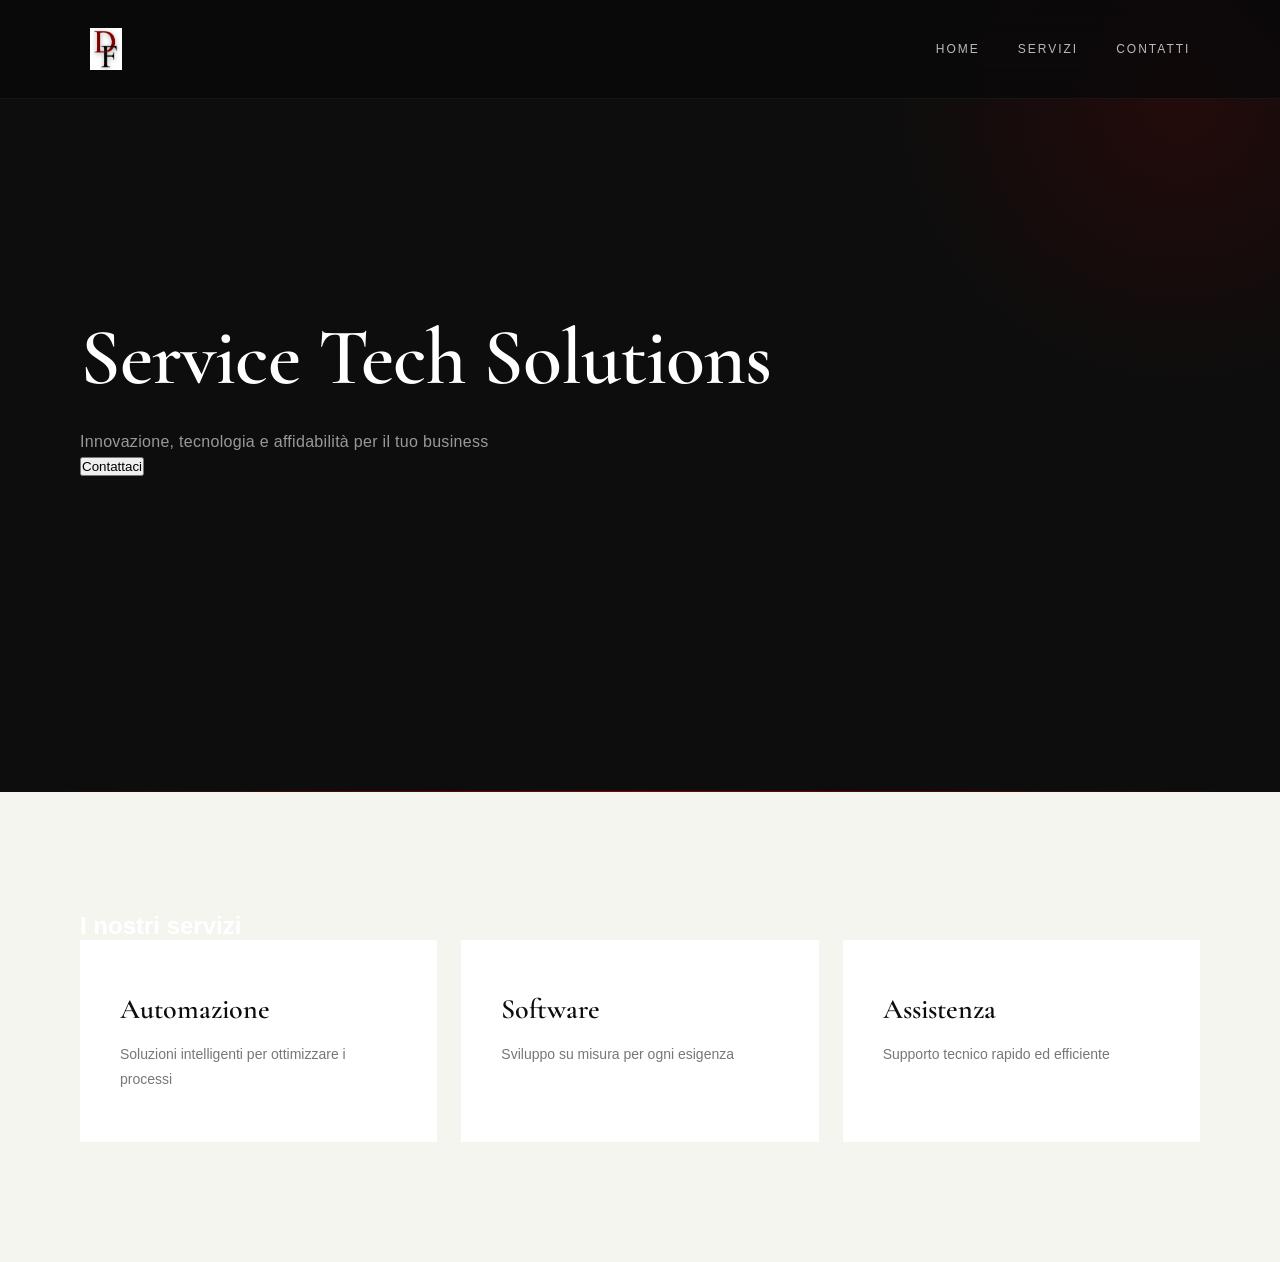
<file: Index.html>
<!DOCTYPE html>
<html lang="it">
<head>
  <meta charset="UTF-8">
  <title>DF Service Tech</title>
  <link rel="stylesheet" href="style.css">
</head>
<body>

  <!-- NAVBAR -->
  <header>
    <img src="logo2.png" class="logo-img">
    <nav>
      <a href="#">Home</a>
      <a href="#">Servizi</a>
      <a href="#">Contatti</a>
    </nav>
  </header>

  <!-- HERO -->
  <section class="hero">
    <div class="hero-text">
      <h1>Service Tech Solutions</h1>
      <p>Innovazione, tecnologia e affidabilità per il tuo business</p>
      <button>Contattaci</button>
    </div>
  </section>

  <!-- SERVIZI -->
  <section class="services">
    <h2>I nostri servizi</h2>

    <div class="cards">
      <div class="card">
        <h3>Automazione</h3>
        <p>Soluzioni intelligenti per ottimizzare i processi</p>
      </div>

      <div class="card">
        <h3>Software</h3>
        <p>Sviluppo su misura per ogni esigenza</p>
      </div>

      <div class="card">
        <h3>Assistenza</h3>
        <p>Supporto tecnico rapido ed efficiente</p>
      </div>
    </div>
  </section>

</body>
</html>
</file>
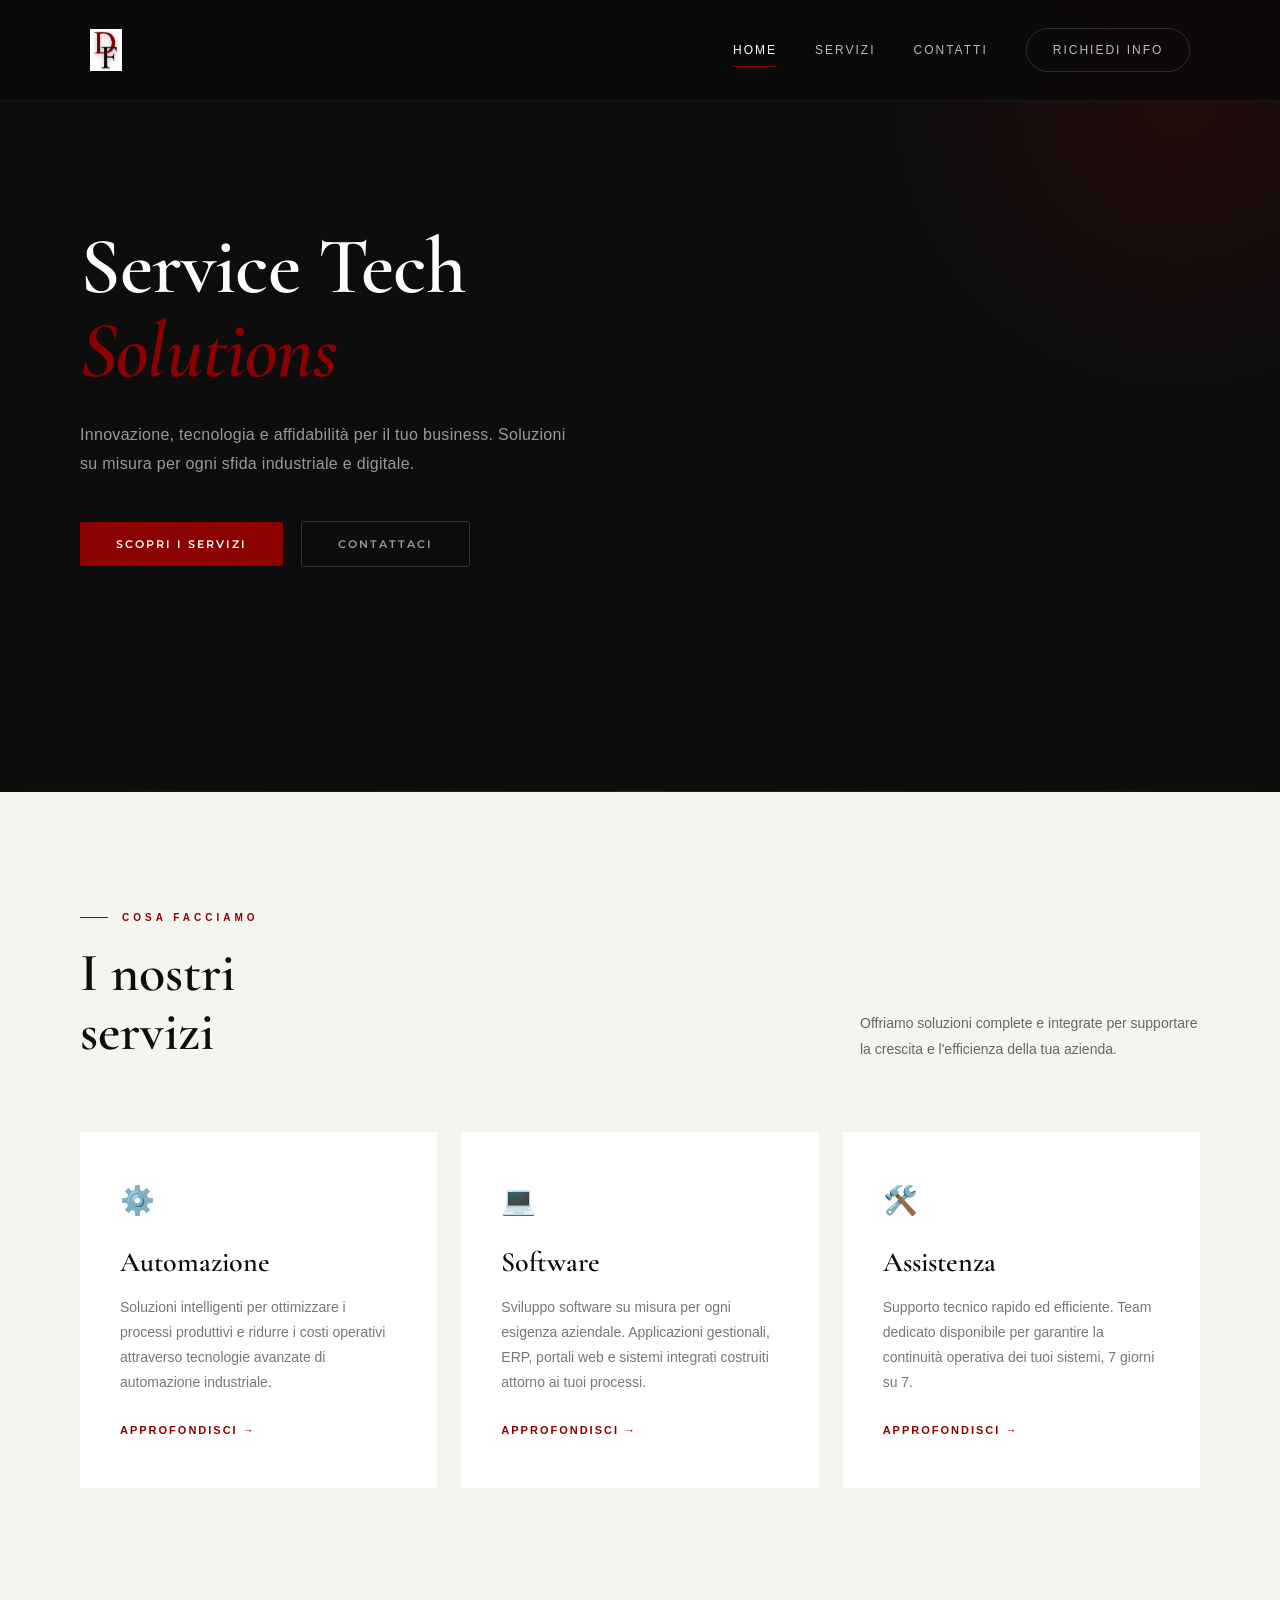
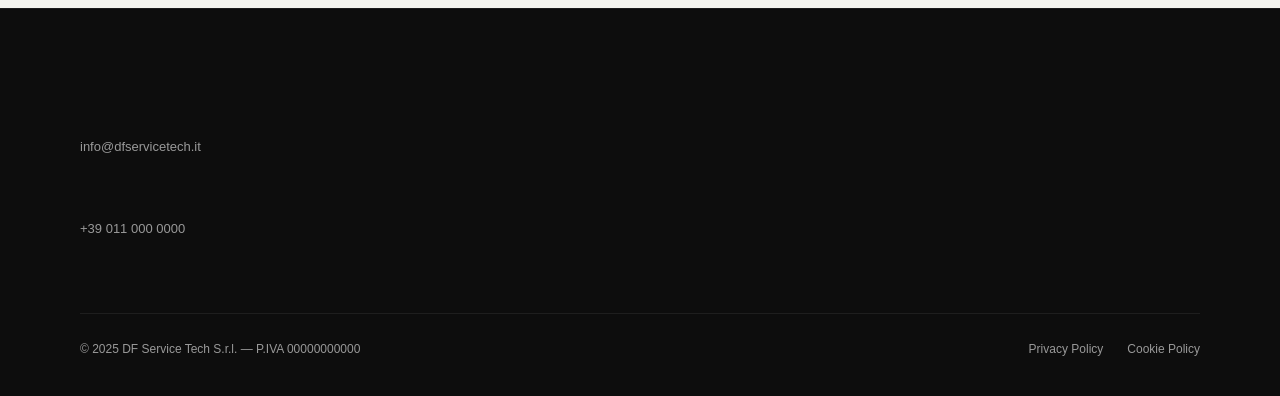
<file: index.html>
<!DOCTYPE html>
<html lang="it">
<head>
  <meta charset="UTF-8">
  <meta name="viewport" content="width=device-width, initial-scale=1.0">
  <title>DF Service Tech — Home</title>
  <link rel="stylesheet" href="style.css">
</head>
<body>

  <!-- NAVBAR -->
  <header>
    <img src="logo2.png" class="logo-img" alt="DF Service Tech">
    <nav>
      <a href="index.html" class="active">Home</a>
      <a href="Servizi.html" >Servizi</a>
      <a href="Contatti.html">Contatti</a>
      <a href="Contatti.html" class="nav-cta">Richiedi info</a>
    </nav>
  </header>

  <!-- HERO -->
  <section class="hero">
    <div class="hero-text">
      <h1>Service Tech<br><em>Solutions</em></h1>
      <p>Innovazione, tecnologia e affidabilità per il tuo business. Soluzioni su misura per ogni sfida industriale e digitale.</p>
      <div class="hero-actions">
        <a href="Servizi.html" class="btn-primary">Scopri i servizi</a>
        <a href="Contatti.html" class="btn-ghost">Contattaci</a>
      </div>
    </div>


  </section>

  <!-- SERVIZI -->
  <section class="services">
    <div class="services-header fade-up">
      <div>
        <div class="section-label">Cosa facciamo</div>
        <h2>I nostri<br>servizi</h2>
      </div>
      <p>Offriamo soluzioni complete e integrate per supportare la crescita e l'efficienza della tua azienda.</p>
    </div>

    <div class="cards">
      <div class="card fade-up">
        <span class="card-icon">⚙️</span>
        <h3>Automazione</h3>
        <p>Soluzioni intelligenti per ottimizzare i processi produttivi e ridurre i costi operativi attraverso tecnologie avanzate di automazione industriale.</p>
        <a href="Servizi.html" class="card-link">Approfondisci →</a>
      </div>

      <div class="card fade-up">
        <span class="card-icon">💻</span>
        <h3>Software</h3>
        <p>Sviluppo software su misura per ogni esigenza aziendale. Applicazioni gestionali, ERP, portali web e sistemi integrati costruiti attorno ai tuoi processi.</p>
        <a href="Servizi.html" class="card-link">Approfondisci →</a>
      </div>

      <div class="card fade-up">
        <span class="card-icon">🛠️</span>
        <h3>Assistenza</h3>
        <p>Supporto tecnico rapido ed efficiente. Team dedicato disponibile per garantire la continuità operativa dei tuoi sistemi, 7 giorni su 7.</p>
        <a href="Servizi.html" class="card-link">Approfondisci →</a>
      </div>
    </div>
  </section>

  <!-- FOOTER -->
  <footer>
    <div class="footer-grid">     
      <div class="footer-col">
        <p><br><br>
          <a href="mailto:info@dfservicetech.it">info@dfservicetech.it</a><br><br>
          <a href="tel:+39011000000">+39 011 000 0000</a>
        </p>
      </div>
    </div>
    <div class="footer-bottom">
      <span>© 2025 DF Service Tech S.r.l. — P.IVA 00000000000</span>
      <div style="display:flex; gap:24px;">
        <a href="#">Privacy Policy</a>
        <a href="#">Cookie Policy</a>
      </div>
    </div>
  </footer>

  <script>
    // Scroll animations
    const observer = new IntersectionObserver((entries) => {
      entries.forEach(entry => {
        if (entry.isIntersecting) {
          entry.target.classList.add('visible');
        }
      });
    }, { threshold: 0.15 });

    document.querySelectorAll('.fade-up').forEach(el => observer.observe(el));
  </script>

</body>
</html>
</file>
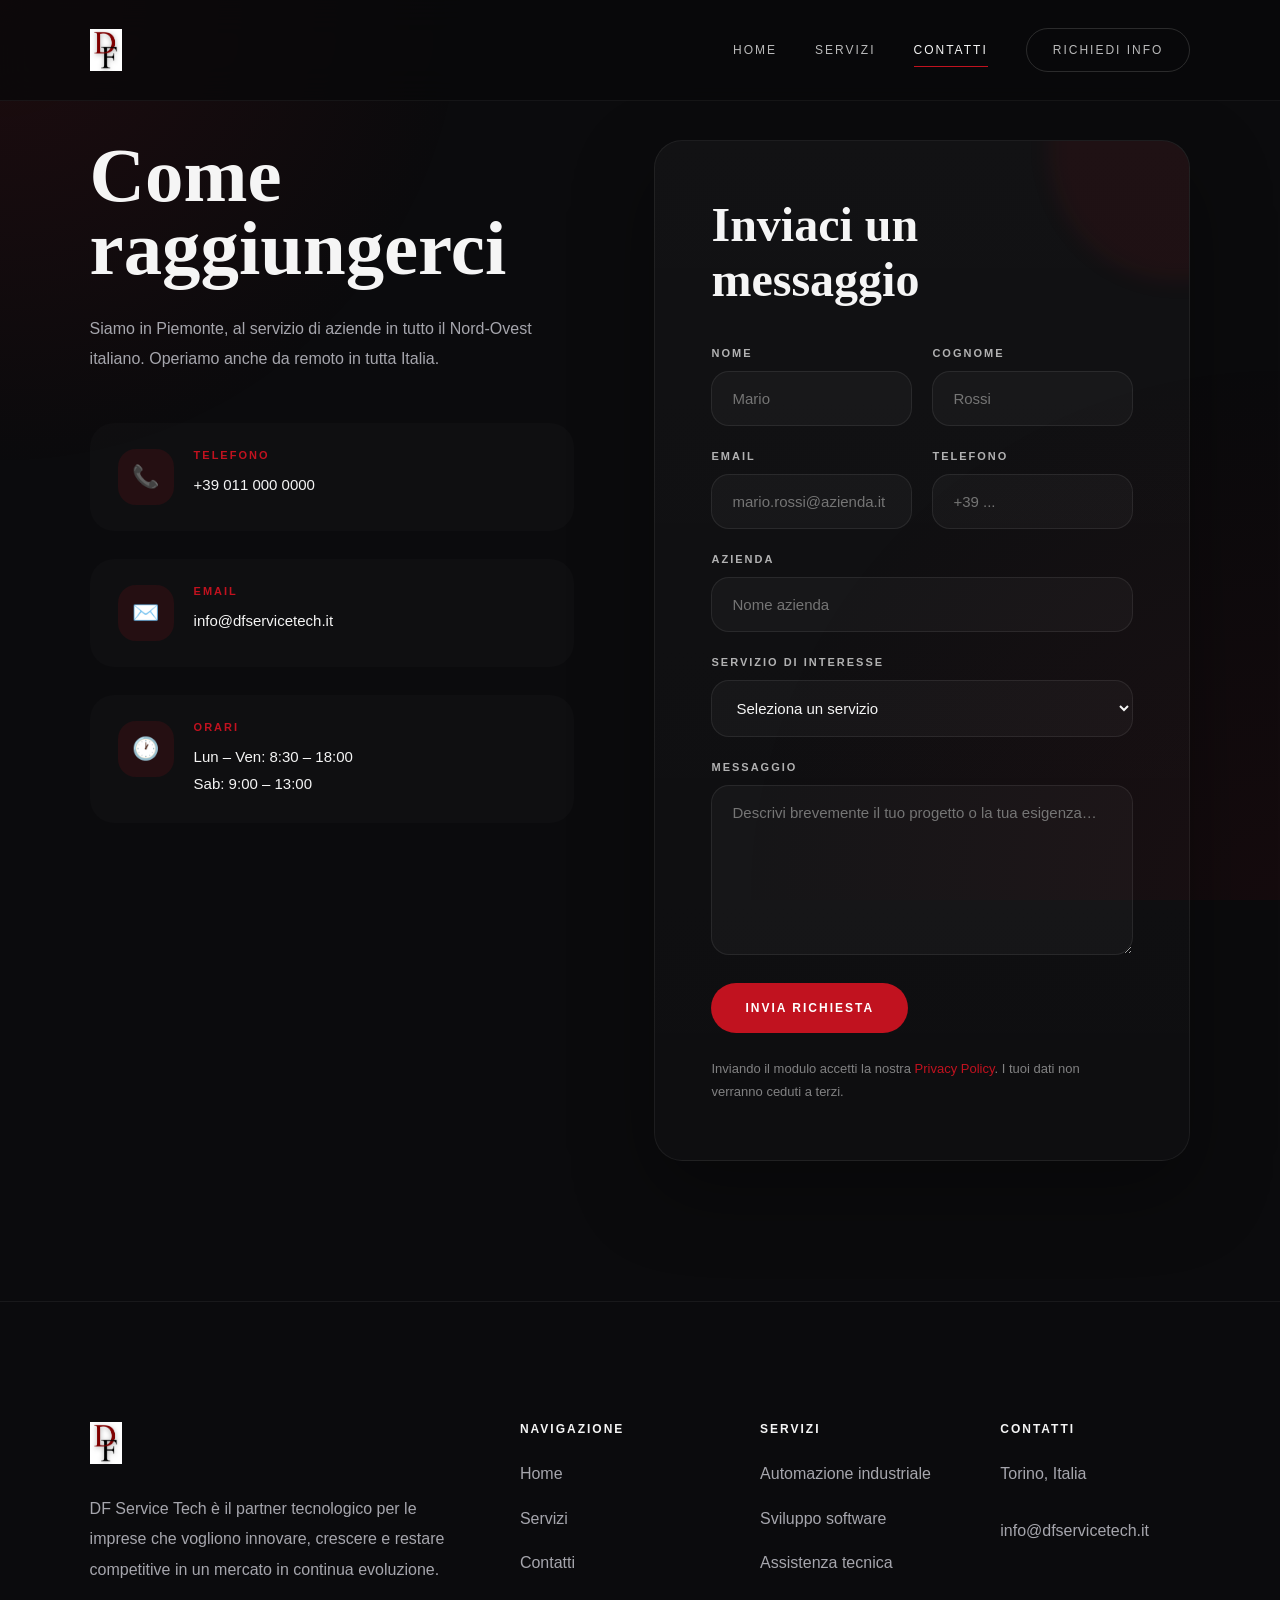
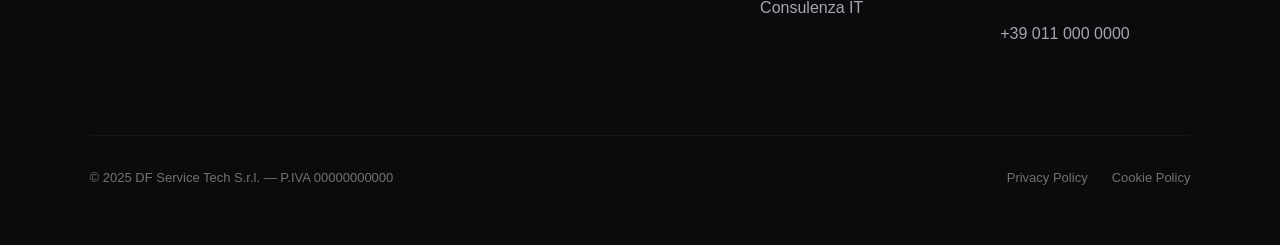
<file: Contatti.html>
<!DOCTYPE html>
<html lang="it">
<head>
  <meta charset="UTF-8" />
  <meta name="viewport" content="width=device-width, initial-scale=1.0" />
  <title>DF Service Tech — Contatti</title>

  <link rel="preconnect" href="https://fonts.googleapis.com">
  <link rel="preconnect" href="https://fonts.gstatic.com" crossorigin>

  <style>
    :root{
      --bg:#0b0b0d;
      --panel:#121216;
      --panel-2:#18181d;
      --white:#f5f5f5;
      --text:#a6a6ad; 
      --radius:28px;
      --shadow:0 30px 80px rgba(0,0,0,0.35);
       --crimson:#c1121f; 
    }

    *{
      margin:0;
      padding:0;
      box-sizing:border-box;
    }

    html{
      scroll-behavior:smooth;
    }

    body{
      background:var(--bg);
      color:var(--white);
      font-family:'Inter',sans-serif;
      overflow-x:hidden;
    }

    body::before{
      content:"";
      position:fixed;
      inset:0;
      background:
      radial-gradient(circle at top left, rgba(193,18,31,0.10), transparent 30%),
      radial-gradient(circle at bottom right, rgba(193,18,31,0.06), transparent 35%);
      pointer-events:none;
      z-index:-1;
    }

    a{
      text-decoration:none;
      color:inherit;
    }

    header{
      width:100%;
      padding:28px 7%;
      display:flex;
      justify-content:space-between;
      align-items:center;
      position:fixed;
      top:0;
      left:0;
      z-index:1000;
      backdrop-filter:blur(18px);
      background:rgba(8,8,10,0.75);
      border-bottom:1px solid rgba(255,255,255,0.05);
    }

    .logo-img{
      height:42px;
      object-fit:contain;
    }

    nav{
      display:flex;
      align-items:center;
      gap:38px;
    }

    nav a{
      font-size:12px;
      text-transform:uppercase;
      letter-spacing:2px;
      color:rgba(255,255,255,0.72);
      transition:0.3s;
      position:relative;
    }

    nav a:hover,
    nav a.active{
      color:var(--white);
    }

    nav a::after{
      content:"";
      position:absolute;
      left:0;
      bottom:-10px;
      width:0;
      height:1px;
      background:var(--crimson);
      transition:0.35s;
    }

    nav a:hover::after,
    nav a.active::after{
      width:100%;
    }

    .nav-cta{
      border:1px solid rgba(255,255,255,0.14);
      padding:14px 26px;
      border-radius:100px;
      transition:0.35s;
    }

    .nav-cta:hover{
      border-color:var(--crimson);
      background:var(--crimson);
    }

    .page-hero{
      min-height:70vh;
      padding:180px 7% 120px;
      display:flex;
      flex-direction:column;
      justify-content:center;
      position:relative;
    }

    .section-label{
      color:var(--crimson);
      font-size:11px;
      letter-spacing:3px;
      text-transform:uppercase;
      margin-bottom:30px;
      font-weight:700;
    }

    .page-hero h1{
      font-family:'Cormorant Garamond',serif;
      font-size:clamp(64px,9vw,120px);
      line-height:0.92;
      font-weight:600;
      margin-bottom:28px;
      max-width:900px;
    }

    .page-hero p{
      max-width:700px;
      font-size:17px;
      line-height:1.9;
      color:var(--text);
    }

    .contact-section{
      padding:40px 7% 140px;
      display:grid;
      grid-template-columns:0.95fr 1.05fr;
      gap:80px;
      align-items:start;
    }

    .contact-info h2{
      font-family:'Cormorant Garamond',serif;
      font-size:clamp(50px,6vw,84px);
      line-height:0.95;
      margin-bottom:28px;
      font-weight:600;
    }

    .contact-info p{
      color:var(--text);
      font-size:16px;
      line-height:1.9;
      margin-bottom:48px;
      max-width:520px;
    }

    .contact-details{
      display:flex;
      flex-direction:column;
      gap:28px;
    }

    .contact-detail{
      display:flex;
      align-items:flex-start;
      gap:20px;
      padding:26px 28px;
      border:1px solid var(--line);
      background:rgba(255,255,255,0.02);
      border-radius:24px;
      transition:0.35s;
    }

    .contact-detail:hover{
      transform:translateY(-4px);
      border-color:rgba(193,18,31,0.3);
      background:rgba(255,255,255,0.04);
    }

    .detail-icon{
      width:56px;
      height:56px;
      border-radius:18px;
      display:flex;
      align-items:center;
      justify-content:center;
      background:rgba(193,18,31,0.12);
      font-size:22px;
      flex-shrink:0;
    }

    .detail-label{
      font-size:11px;
      letter-spacing:2px;
      text-transform:uppercase;
      color:var(--crimson);
      margin-bottom:10px;
      font-weight:700;
    }

    .detail-value{
      color:var(--white);
      line-height:1.8;
      font-size:15px;
    }

    .contact-form-wrapper{
      background:linear-gradient(180deg, rgba(255,255,255,0.03), rgba(255,255,255,0.015));
      border:1px solid rgba(255,255,255,0.06);
      border-radius:var(--radius);
      padding:56px;
      box-shadow:var(--shadow);
      position:relative;
      overflow:hidden;
    }

    .contact-form-wrapper::before{
      content:"";
      position:absolute;
      top:-120px;
      right:-120px;
      width:260px;
      height:260px;
      background:rgba(193,18,31,0.08);
      border-radius:50%;
      filter:blur(10px);
    }

    .contact-form-wrapper h3{
      font-family:'Cormorant Garamond',serif;
      font-size:48px;
      margin-bottom:40px;
      font-weight:600;
      position:relative;
      z-index:2;
    }

    .form-row{
      display:grid;
      grid-template-columns:1fr 1fr;
      gap:20px;
    }

    .form-group{
      margin-bottom:24px;
      position:relative;
      z-index:2;
    }

    .form-group label{
      display:block;
      margin-bottom:12px;
      font-size:11px;
      text-transform:uppercase;
      letter-spacing:2px;
      color:rgba(255,255,255,0.68);
      font-weight:600;
    }

    .form-group input,
    .form-group textarea,
    .form-group select{
      width:100%;
      background:rgba(255,255,255,0.03);
      border:1px solid rgba(255,255,255,0.08);
      border-radius:18px;
      padding:18px 20px;
      color:var(--white);
      font-size:15px;
      font-family:'Inter',sans-serif;
      outline:none;
      transition:0.3s;
    }

    .form-group input:focus,
    .form-group textarea:focus,
    .form-group select:focus{
      border-color:rgba(193,18,31,0.55);
      background:rgba(255,255,255,0.05);
      box-shadow:0 0 0 4px rgba(193,18,31,0.08);
    }

    .form-group textarea{
      min-height:170px;
      resize:vertical;
    }

    .btn-primary{
      border:none;
      background:var(--crimson);
      color:#fff;
      padding:18px 34px;
      border-radius:100px;
      cursor:pointer;
      font-size:12px;
      text-transform:uppercase;
      letter-spacing:2px;
      font-weight:700;
      transition:0.35s;
    }

    .btn-primary:hover{
      transform:translateY(-3px);
      background:#d62828;
      box-shadow:0 14px 40px rgba(193,18,31,0.35);
    }

    .form-note{
      margin-top:24px;
      font-size:13px;
      line-height:1.8;
      color:rgba(255,255,255,0.48);
      max-width:520px;
    }

    .form-note a{
      color:var(--crimson);
    }

    #success-msg{
      display:none;
      margin-top:28px;
      padding:20px 24px;
      background:rgba(46,125,50,0.12);
      border:1px solid rgba(46,125,50,0.3);
      border-radius:18px;
      color:#8ad88f;
      font-size:14px;
    }

    .map-section{
      padding:0 7% 140px;
    }

    .map-overlay::before{
      content:"";
      position:absolute;
      inset:0;
      backdrop-filter:blur(2px);
    }

    .map-overlay > *{
      position:relative;
      z-index:2;
    }

    .map-overlay p{
      color:rgba(255,255,255,0.8);
      margin-top:6px;
    }

    .map-overlay a{
      margin-top:24px;
      border:1px solid rgba(193,18,31,0.45);
      padding:14px 28px;
      border-radius:100px;
      color:#fff;
      font-size:11px;
      letter-spacing:2px;
      text-transform:uppercase;
      transition:0.35s;
    }

    .map-overlay a:hover{
      background:var(--crimson);
      border-color:var(--crimson);
    }

    footer{
      padding:120px 7% 60px;
      border-top:1px solid rgba(255,255,255,0.06);
    }

    .footer-grid{
      display:grid;
      grid-template-columns:2fr 1fr 1fr 1fr;
      gap:50px;
      margin-bottom:70px;
    }

    .footer-logo{
      height:42px;
      margin-bottom:26px;
    }

    .footer-brand p{
      color:var(--text);
      line-height:1.9;
      max-width:420px;
    }

    .footer-col h4{
      margin-bottom:24px;
      font-size:12px;
      text-transform:uppercase;
      letter-spacing:2px;
      color:var(--white);
    }

    .footer-col a,
    .footer-col p{
      display:block;
      margin-bottom:16px;
      color:var(--text);
      line-height:1.8;
      transition:0.3s;
    }

    .footer-col a:hover{
      color:var(--white);
    }

    .footer-bottom{
      padding-top:34px;
      border-top:1px solid rgba(255,255,255,0.05);
      display:flex;
      justify-content:space-between;
      gap:20px;
      flex-wrap:wrap;
      color:rgba(255,255,255,0.42);
      font-size:13px;
    }

    .fade-up{
      opacity:0;
      transform:translateY(40px);
      transition:0.8s ease;
    }

    .fade-up.visible{
      opacity:1;
      transform:translateY(0);
    }

.contact-section{
  padding-top: 140px;
}

@media (max-width: 1100px){
  .contact-section{
    padding-top: 190px;
    grid-template-columns: 1fr;
  }

  .footer-grid{
    grid-template-columns: 1fr 1fr;
  }
}
    @media(max-width:760px){

      header{
        padding:22px 6%;
      }

      nav{
        gap:18px;
      }

      nav a:not(.nav-cta){
        display:none;
      }

      .page-hero{
        padding:150px 6% 90px;
      }

      .contact-section{
        padding:0 6% 100px;
      }

      .contact-form-wrapper{
        padding:34px 26px;
      }

      .form-row{
        grid-template-columns:1fr;
      }

      .map-section{
        padding:0 6% 100px;
      }

      .map-overlay{
        height:400px;
      }

      footer{
        padding:90px 6% 50px;
      }

      .footer-grid{
        grid-template-columns:1fr;
      }
    } 
  </style>
</head>
<body>
 <!-- NAVBAR -->
<header>

  <img src="logo2.png" class="logo-img" alt="DF Service Tech">

  <nav>
    <a href="index.html">Home</a>
    <a href="Servizi.html">Servizi</a>
    <a href="Contatti.html" class="active">Contatti</a>
    <a href="Contatti.html" class="nav-cta">Richiedi info</a>
  </nav>

</header>

  <!-- CONTACT -->
  <section class="contact-section">

    <div class="contact-info fade-up">

      <h2>Come<br>raggiungerci</h2>

      <p>
        Siamo in Piemonte, al servizio di aziende in tutto il Nord-Ovest italiano.
        Operiamo anche da remoto in tutta Italia.
      </p>

      <div class="contact-details">

        <div class="contact-detail">
          <div class="detail-icon">📞</div>

          <div>
            <div class="detail-label">Telefono</div>

            <div class="detail-value">
              <a href="tel:+39011000000">
                +39 011 000 0000
              </a>
            </div>
          </div>
        </div>

        <div class="contact-detail">
          <div class="detail-icon">✉️</div>

          <div>
            <div class="detail-label">Email</div>

            <div class="detail-value">
              <a href="mailto:info@dfservicetech.it">
                info@dfservicetech.it
              </a>
            </div>
          </div>
        </div>

        <div class="contact-detail">
          <div class="detail-icon">🕐</div>

          <div>
            <div class="detail-label">Orari</div>

            <div class="detail-value">
              Lun – Ven: 8:30 – 18:00<br>
              Sab: 9:00 – 13:00
            </div>
          </div>
        </div>

      </div>
    </div>

    <!-- FORM -->
    <div class="contact-form-wrapper fade-up">

      <h3>Inviaci un messaggio</h3>

      <div class="form-row">

        <div class="form-group">
          <label for="nome">Nome</label>
          <input type="text" id="nome" placeholder="Mario">
        </div>

        <div class="form-group">
          <label for="cognome">Cognome</label>
          <input type="text" id="cognome" placeholder="Rossi">
        </div>

      </div>

      <div class="form-row">

        <div class="form-group">
          <label for="email">Email</label>
          <input type="email" id="email" placeholder="mario.rossi@azienda.it">
        </div>

        <div class="form-group">
          <label for="telefono">Telefono</label>
          <input type="tel" id="telefono" placeholder="+39 ...">
        </div>

      </div>

      <div class="form-group">
        <label for="azienda">Azienda</label>
        <input type="text" id="azienda" placeholder="Nome azienda">
      </div>

      <div class="form-group">
        <label for="servizio">Servizio di interesse</label>

        <select id="servizio">
          <option value="" disabled selected>Seleziona un servizio</option>
          <option>Automazione industriale</option>
          <option>Sviluppo software</option>
          <option>Assistenza tecnica</option>
          <option>Consulenza IT</option>
          <option>Impianti & Cablaggio</option>
          <option>Data & Analytics</option>
          <option>Altro</option>
        </select>
      </div>

      <div class="form-group">
        <label for="messaggio">Messaggio</label>

        <textarea
          id="messaggio"
          placeholder="Descrivi brevemente il tuo progetto o la tua esigenza…"
        ></textarea>
      </div>

      <div class="form-submit">
        <button class="btn-primary" onclick="handleSubmit(event)">
          Invia richiesta
        </button>
      </div>

      <p class="form-note">
        Inviando il modulo accetti la nostra
        <a href="#">Privacy Policy</a>.
        I tuoi dati non verranno ceduti a terzi.
      </p>

      <div id="success-msg">
        ✓ Messaggio inviato con successo!
        Ti risponderemo entro 24 ore.
      </div>

    </div>

  </section>

  <!-- FOOTER -->
  <footer>

    <div class="footer-grid">

      <div class="footer-brand">

        <img src="logo2.png" class="footer-logo" alt="DF Service Tech">

        <p>
          DF Service Tech è il partner tecnologico per le imprese che vogliono
          innovare, crescere e restare competitive in un mercato in continua evoluzione.
        </p>
      </div>

      <div class="footer-col">
        <h4>Navigazione</h4>

        <a href="index.html">Home</a>
        <a href="Servizi.html">Servizi</a>
        <a href="Contatti.html">Contatti</a>
      </div>

      <div class="footer-col">
        <h4>Servizi</h4>

        <a href="Servizi.html">Automazione industriale</a>
        <a href="Servizi.html">Sviluppo software</a>
        <a href="Servizi.html">Assistenza tecnica</a>
        <a href="Servizi.html">Consulenza IT</a>
      </div>

      <div class="footer-col">
        <h4>Contatti</h4>

        <p>
          Torino, Italia<br><br>

          <a href="mailto:info@dfservicetech.it">
            info@dfservicetech.it
          </a>

          <br><br>

          <a href="tel:+39011000000">
            +39 011 000 0000
          </a>
        </p>
      </div>

    </div>

    <div class="footer-bottom">

      <span>
        © 2025 DF Service Tech S.r.l. — P.IVA 00000000000
      </span>

      <div style="display:flex; gap:24px;">
        <a href="#">Privacy Policy</a>
        <a href="#">Cookie Policy</a>
      </div>

    </div>

  </footer>

  <script>
    const observer = new IntersectionObserver((entries) => {
      entries.forEach(entry => {
        if (entry.isIntersecting) {
          entry.target.classList.add('visible');
        }
      });
    }, { threshold: 0.12 });

    document.querySelectorAll('.fade-up').forEach(el => {
      observer.observe(el);
    });

    function handleSubmit(e){
      e.preventDefault();

      const nome = document.getElementById('nome').value.trim();
      const email = document.getElementById('email').value.trim();

      if(!nome || !email){
        alert('Per favore compila almeno nome e email.');
        return;
      }

      document.getElementById('success-msg').style.display = 'block';

      const btn = document.querySelector('.btn-primary');

      btn.textContent = 'Inviato ✓';
      btn.style.background = '#2e7d32';
    }
  </script>

</body>
</html>
</file>
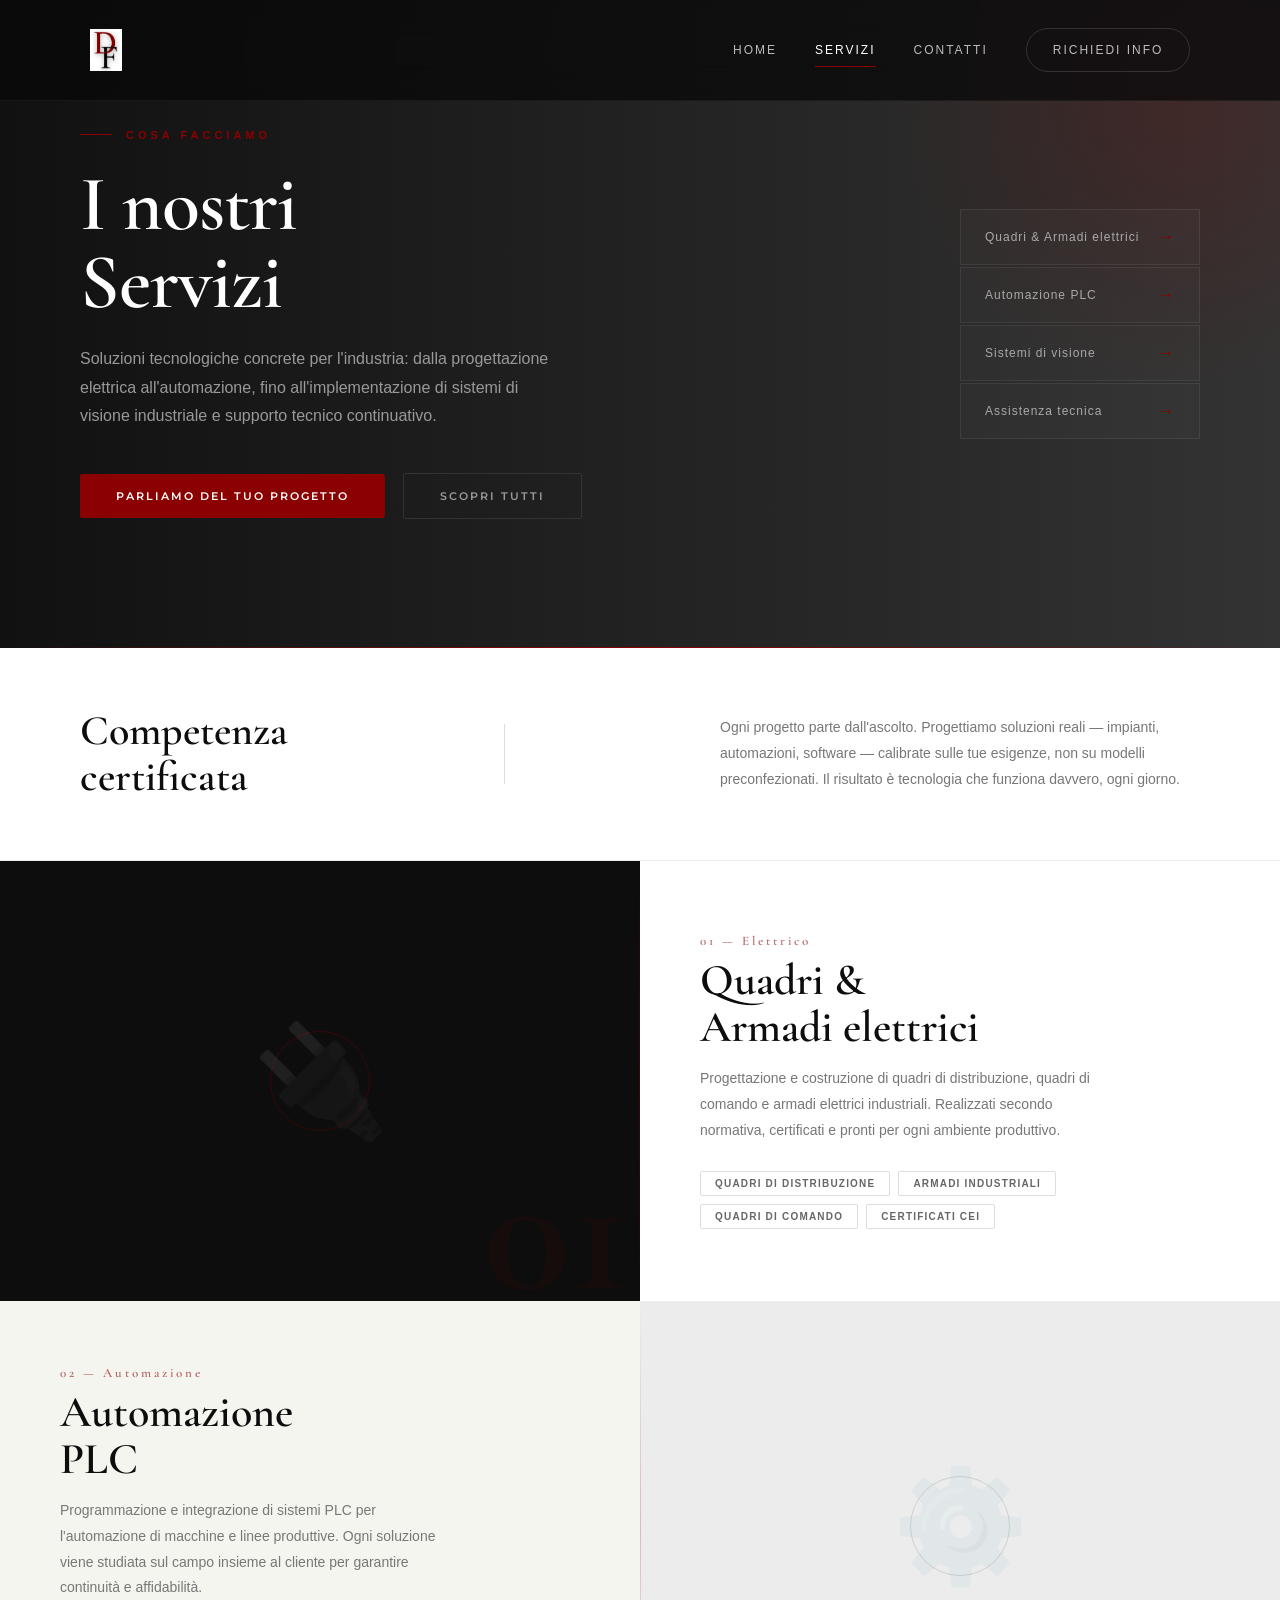
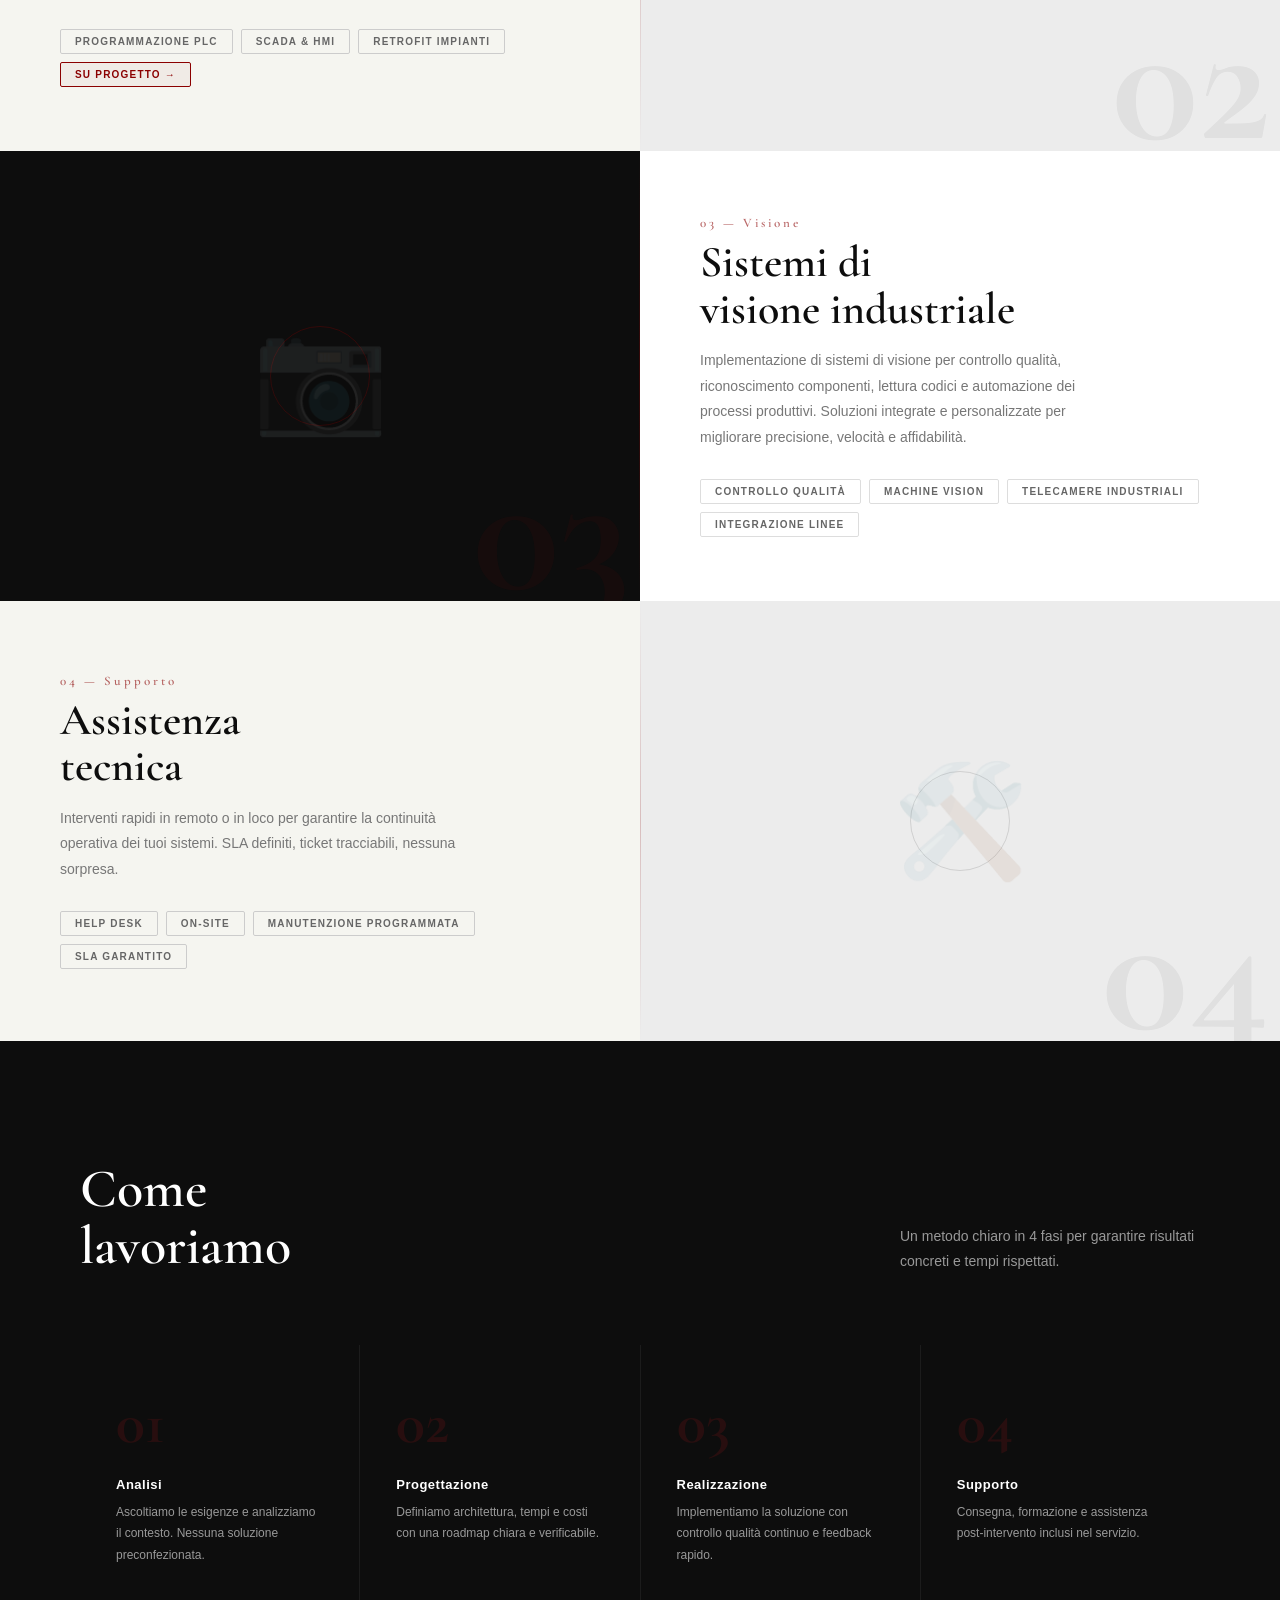
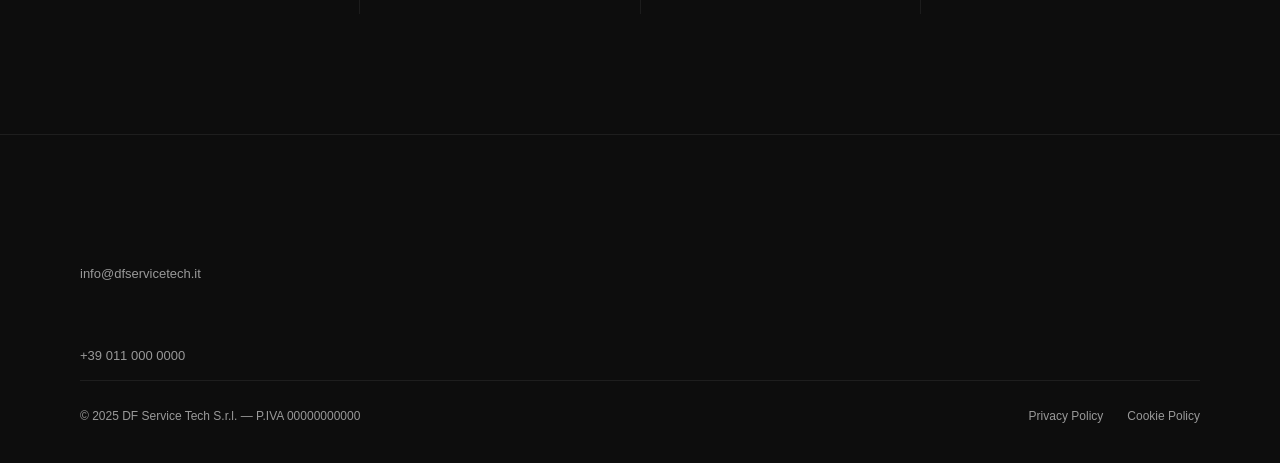
<file: Servizi.html>
<!DOCTYPE html>
<html lang="it">
<head>
  <meta charset="UTF-8">
  <meta name="viewport" content="width=device-width, initial-scale=1.0">
  <title>DF Service Tech — Servizi</title>
  <link rel="stylesheet" href="style.css">
  <style>

    /* ── HERO SERVIZI (stesso stile hero index) ── */
    .sv-hero {
      min-height: 72vh;
      display: flex;
      align-items: center;
      padding: 0 80px;
      background: linear-gradient(to right, #111, #333);
      position: relative;
      overflow: hidden;
    }
    .sv-hero::before {
      content: '';
      position: absolute;
      top: -200px; right: -200px;
      width: 600px; height: 600px;
      background: radial-gradient(circle, rgba(139,0,0,0.18) 0%, transparent 70%);
      pointer-events: none;
    }
    .sv-hero::after {
      content: '';
      position: absolute;
      bottom: 0; left: 0; right: 0;
      height: 1px;
      background: linear-gradient(to right, transparent, var(--crimson), transparent);
    }
    .sv-hero-inner {
      display: flex;
      justify-content: space-between;
      align-items: center;
      width: 100%;
      position: relative;
      z-index: 1;
    }
    .sv-hero-left { max-width: 620px; animation: fadeUp 0.9s ease both; }
    .sv-hero-eyebrow {
      font-size: 11px;
      font-weight: 600;
      letter-spacing: 4px;
      text-transform: uppercase;
      color: var(--crimson);
      margin-bottom: 24px;
      display: flex;
      align-items: center;
      gap: 14px;
    }
    .sv-hero-eyebrow::before {
      content: '';
      display: inline-block;
      width: 32px; height: 1px;
      background: var(--crimson);
    }
    .sv-hero h1 {
      font-family: 'Cormorant Garamond', serif;
      font-size: 78px;
      font-weight: 600;
      color: var(--white);
      line-height: 1.0;
      letter-spacing: -1px;
      margin-bottom: 24px;
    }
    .sv-hero h1 em { color: var(--crimson); font-style: italic; }
    .sv-hero p {
      font-size: 16px;
      color: var(--muted);
      line-height: 1.8;
      font-weight: 300;
      max-width: 480px;
      margin-bottom: 36px;
    }
    .sv-hero-right {
      display: flex;
      flex-direction: column;
      gap: 2px;
      min-width: 240px;
      animation: fadeUp 1s 0.2s ease both;
    }
    .sv-quick-link {
      display: flex;
      align-items: center;
      justify-content: space-between;
      padding: 18px 24px;
      border: 1px solid rgba(255,255,255,0.07);
      color: #aaa;
      text-decoration: none;
      font-size: 12px;
      font-weight: 500;
      letter-spacing: 1px;
      transition: var(--transition);
      background: rgba(255,255,255,0.02);
    }
    .sv-quick-link:hover {
      background: rgba(139,0,0,0.12);
      border-color: rgba(139,0,0,0.3);
      color: var(--white);
      padding-left: 30px;
    }
    .sv-quick-link span { color: var(--crimson); font-size: 16px; }

    /* ── INTRO STRIP ── */
    .sv-intro {
      background: var(--white);
      padding: 60px 80px;
      display: flex;
      justify-content: space-between;
      align-items: center;
      border-bottom: 1px solid #eee;
      gap: 60px;
    }
    .sv-intro h2 {
      font-family: 'Cormorant Garamond', serif;
      font-size: 42px;
      font-weight: 600;
      color: var(--dark);
      line-height: 1.1;
      white-space: nowrap;
    }
    .sv-intro p {
      font-size: 14px;
      color: #777;
      line-height: 1.85;
      font-weight: 300;
      max-width: 480px;
    }
    .sv-intro-line {
      width: 1px;
      height: 60px;
      background: #ddd;
      flex-shrink: 0;
    }

    /* ── BANNER SERVIZI (alternati chiaro/scuro) ── */
    .sv-banner {
      display: grid;
      grid-template-columns: 1fr 1fr;
      min-height: 440px;
    }
    .sv-banner.reverse { direction: rtl; }
    .sv-banner.reverse > * { direction: ltr; }

    /* LATO VISIVO */
    .sv-visual {
      position: relative;
      overflow: hidden;
      display: flex;
      align-items: center;
      justify-content: center;
      background: var(--dark);
    }
    .sv-visual.v-light { background: #ececec; }
    .sv-visual.v-red   { background: #120000; }

    .sv-visual-icon {
      font-size: 110px;
      opacity: 0.1;
      position: absolute;
      transition: all 0.6s ease;
      user-select: none;
    }
    .sv-banner:hover .sv-visual-icon { opacity: 0.2; transform: scale(1.08) rotate(-4deg); }

    .sv-visual-num {
      font-family: 'Cormorant Garamond', serif;
      font-size: 180px;
      font-weight: 700;
      color: var(--crimson);
      opacity: 0.07;
      position: absolute;
      bottom: -20px; right: 10px;
      line-height: 1;
      pointer-events: none;
    }
    .sv-visual.v-light .sv-visual-num { color: #000; opacity: 0.05; }

    .sv-visual-accent {
      width: 100px; height: 100px;
      border: 1px solid rgba(139,0,0,0.3);
      border-radius: 50%;
      position: absolute;
      transition: all 0.6s ease;
    }
    .sv-visual.v-light .sv-visual-accent { border-color: rgba(0,0,0,0.12); }
    .sv-banner:hover .sv-visual-accent { width: 150px; height: 150px; }

    .sv-divider {
      position: absolute;
      top: 0; bottom: 0; right: 0;
      width: 1px;
      background: linear-gradient(to bottom, transparent, var(--crimson), transparent);
      opacity: 0.35;
    }
    .sv-banner.reverse .sv-divider { right: auto; left: 0; }
    .sv-visual.v-light .sv-divider { opacity: 0.2; }

    /* LATO CONTENUTO */
    .sv-content {
      background: var(--white);
      padding: 64px 60px;
      display: flex;
      flex-direction: column;
      justify-content: center;
      position: relative;
      overflow: hidden;
    }
    .sv-content.c-light { background: var(--light); }

    /* linea rossa che cresce */
    .sv-content::before {
      content: '';
      position: absolute;
      top: 0; left: 0;
      width: 3px; height: 0;
      background: var(--crimson);
      transition: height 0.45s ease;
    }
    .sv-banner:hover .sv-content::before { height: 100%; }

    .sv-service-num {
      font-family: 'Cormorant Garamond', serif;
      font-size: 13px;
      font-weight: 600;
      letter-spacing: 3px;
      color: var(--crimson);
      opacity: 0.6;
      margin-bottom: 8px;
    }
    .sv-content h3 {
      font-family: 'Cormorant Garamond', serif;
      font-size: 44px;
      font-weight: 600;
      color: var(--dark);
      line-height: 1.05;
      margin-bottom: 16px;
    }
    .sv-content p {
      font-size: 14px;
      color: #777;
      line-height: 1.85;
      font-weight: 300;
      max-width: 400px;
      margin-bottom: 28px;
    }
    .sv-pills {
      display: flex;
      flex-wrap: wrap;
      gap: 8px;
    }
    .sv-pill {
      font-size: 10px;
      font-weight: 600;
      letter-spacing: 1.2px;
      text-transform: uppercase;
      padding: 6px 14px;
      border: 1px solid #ddd;
      color: #666;
      border-radius: 2px;
      transition: var(--transition);
    }
    .c-light .sv-pill { border-color: #ccc; }
    .sv-banner:hover .sv-pill {
      border-color: var(--crimson);
      color: var(--crimson);
    }

    /* pill speciale "Su progetto" */
    .sv-pill.pill-cta {
      border-color: var(--crimson);
      color: var(--crimson);
      background: rgba(139,0,0,0.04);
    }

    /* ── SEZIONE PROCESSO (stesso look services index) ── */
    .sv-process {
      padding: 120px 80px;
      background: var(--dark);
    }
    .sv-process-header {
      display: flex;
      justify-content: space-between;
      align-items: flex-end;
      margin-bottom: 70px;
    }
    .sv-process-header h2 {
      font-family: 'Cormorant Garamond', serif;
      font-size: 54px;
      font-weight: 600;
      color: var(--white);
      line-height: 1.05;
    }
    .sv-process-header p {
      max-width: 300px;
      color: var(--muted);
      font-size: 14px;
      line-height: 1.8;
      font-weight: 300;
    }
    .sv-steps {
      display: grid;
      grid-template-columns: repeat(4, 1fr);
      gap: 1px;
      background: #1c1c1c;
    }
    .sv-step {
      background: var(--dark);
      padding: 48px 36px;
      position: relative;
      transition: background 0.3s ease;
    }
    .sv-step:hover { background: #121212; }
    .sv-step-bar {
      position: absolute;
      top: 0; left: 0; right: 0;
      height: 2px;
      background: var(--crimson);
      transform: scaleX(0);
      transform-origin: left;
      transition: transform 0.4s ease;
    }
    .sv-step:hover .sv-step-bar { transform: scaleX(1); }
    .sv-step-n {
    font-family: 'Cormorant Garamond', serif;
    font-size: 60px;
    font-weight: 700;
    color: #a4161a; /* rosso più acceso */
    opacity: 0.18;
    line-height: 1;
    margin-bottom: 24px;
    transition: opacity 0.3s;
  }
    
    .sv-step:hover .sv-step-n { opacity: 0.45; }
    .sv-step h4 {
      font-size: 13px;
      font-weight: 700;
      color: var(--white);
      margin-bottom: 10px;
      letter-spacing: 0.5px;
    }
    .sv-step p {
      font-size: 12px;
      color: var(--muted);
      line-height: 1.8;
      font-weight: 300;
    }

    /* ── RESPONSIVE ── */
    @media (max-width: 1024px) {
      .sv-hero { padding: 0 40px; min-height: 60vh; }
      .sv-hero h1 { font-size: 56px; }
      .sv-hero-right { display: none; }
      .sv-intro { padding: 50px 40px; flex-direction: column; align-items: flex-start; }
      .sv-intro-line { display: none; }
      .sv-banner { grid-template-columns: 1fr; min-height: auto; }
      .sv-banner.reverse { direction: ltr; }
      .sv-visual { min-height: 240px; }
      .sv-content { padding: 48px 40px; }
      .sv-process { padding: 80px 40px; }
      .sv-process-header { flex-direction: column; gap: 16px; align-items: flex-start; }
      .sv-steps { grid-template-columns: 1fr 1fr; }
    }
    @media (max-width: 768px) {
      .sv-hero { padding: 80px 24px; min-height: auto; }
      .sv-hero h1 { font-size: 44px; }
      .sv-intro { padding: 40px 24px; }
      .sv-content { padding: 40px 28px; }
      .sv-content h3 { font-size: 34px; }
      .sv-steps { grid-template-columns: 1fr; }
      .sv-process { padding: 60px 24px; }
    }
  </style>
</head>
<body>

  <!-- NAVBAR -->
  <header>
    <img src="logo2.png" class="logo-img" alt="DF Service Tech">
    <nav>
      <a href="index.html">Home</a>
      <a href="Servizi.html" class="active">Servizi</a>
      <a href="Contatti.html">Contatti</a>
      <a href="Contatti.html" class="nav-cta">Richiedi info</a>
    </nav>
  </header>

  <!-- HERO -->
 <section class="sv-hero">
  <div class="sv-hero-inner">
    <div class="sv-hero-left">
      <div class="sv-hero-eyebrow">Cosa facciamo</div>

      <!-- TESTO IN BIANCO -->
      <h1>
        I nostri<br>
        <span style="color:var(--white); font-style:normal;">Servizi</span>
      </h1>

      <p>
        Soluzioni tecnologiche concrete per l'industria:
        dalla progettazione elettrica all'automazione,
        fino all'implementazione di sistemi di visione industriale
        e supporto tecnico continuativo.
      </p>

      <div class="hero-actions">
        <a href="Contatti.html" class="btn-primary">
          Parliamo del tuo progetto
        </a>

        <a href="#servizi" class="btn-ghost">
          Scopri tutti
        </a>
      </div>
    </div>

    <div class="sv-hero-right">
      <a href="#quadri" class="sv-quick-link">
        Quadri & Armadi elettrici <span>→</span>
      </a>

      <a href="#plc" class="sv-quick-link">
        Automazione PLC <span>→</span>
      </a>

      <a href="#visione" class="sv-quick-link">
        Sistemi di visione <span>→</span>
      </a>

      <a href="#assistenza" class="sv-quick-link">
        Assistenza tecnica <span>→</span>
      </a>

    </div>
  </div>
</section>

  <!-- INTRO STRIP -->
  <div class="sv-intro fade-up">
    <h2>Competenza<br>certificata</h2>
    <div class="sv-intro-line"></div>
    <p>Ogni progetto parte dall'ascolto. Progettiamo soluzioni reali — impianti, automazioni, software — calibrate sulle tue esigenze, non su modelli preconfezionati. Il risultato è tecnologia che funziona davvero, ogni giorno.</p>
  </div>

  <!-- BANNER 01 — Quadri & Armadi -->
  <div id="quadri" class="sv-banner fade-up">
    <div class="sv-visual">
      <div class="sv-visual-accent"></div>
      <div class="sv-visual-icon">🔌</div>
      <div class="sv-visual-num">01</div>
      <div class="sv-divider"></div>
    </div>
    <div class="sv-content">
      <div class="sv-service-num">01 — Elettrico</div>
      <h3>Quadri &<br>Armadi elettrici</h3>
      <p>Progettazione e costruzione di quadri di distribuzione, quadri di comando e armadi elettrici industriali. Realizzati secondo normativa, certificati e pronti per ogni ambiente produttivo.</p>
      <div class="sv-pills">
        <span class="sv-pill">Quadri di distribuzione</span>
        <span class="sv-pill">Armadi industriali</span>
        <span class="sv-pill">Quadri di comando</span>
        <span class="sv-pill">Certificati CEI</span>
      </div>
    </div>
  </div>

  <!-- BANNER 02 — PLC (reverse, sfondo chiaro) -->
  <div id="plc" class="sv-banner reverse fade-up">
    <div class="sv-visual v-light">
      <div class="sv-visual-accent"></div>
      <div class="sv-visual-icon">⚙️</div>
      <div class="sv-visual-num">02</div>
      <div class="sv-divider"></div>
    </div>
    <div class="sv-content c-light">
      <div class="sv-service-num">02 — Automazione</div>
      <h3>Automazione<br>PLC</h3>
      <p>Programmazione e integrazione di sistemi PLC per l'automazione di macchine e linee produttive. Ogni soluzione viene studiata sul campo insieme al cliente per garantire continuità e affidabilità.</p>
      <div class="sv-pills">
        <span class="sv-pill">Programmazione PLC</span>
        <span class="sv-pill">SCADA & HMI</span>
        <span class="sv-pill">Retrofit impianti</span>
        <span class="sv-pill pill-cta">Su progetto →</span>
      </div>
    </div>
  </div>
 
<!-- BANNER 03 — Visione Industriale -->
<div id="visione" class="sv-banner fade-up">

  <div class="sv-visual">
    <div class="sv-visual-accent"></div>
    <div class="sv-visual-icon">📷</div>
    <div class="sv-visual-num">03</div>
    <div class="sv-divider"></div>
  </div>

  <div class="sv-content">
    <div class="sv-service-num">03 — Visione</div>

    <h3>
      Sistemi di<br>
      visione industriale
    </h3>

    <p>
      Implementazione di sistemi di visione per controllo qualità,
      riconoscimento componenti, lettura codici e automazione
      dei processi produttivi. Soluzioni integrate e personalizzate
      per migliorare precisione, velocità e affidabilità.
    </p>

    <div class="sv-pills">
      <span class="sv-pill">Controllo qualità</span>
      <span class="sv-pill">Machine Vision</span>
      <span class="sv-pill">Telecamere industriali</span>
      <span class="sv-pill">Integrazione linee</span>
    </div>
  </div>
</div>
  <!-- BANNER 04 — Assistenza (reverse, sfondo chiaro) -->
  <div id="assistenza" class="sv-banner reverse fade-up">
    <div class="sv-visual v-light">
      <div class="sv-visual-accent"></div>
      <div class="sv-visual-icon">🛠️</div>
      <div class="sv-visual-num">04</div>
      <div class="sv-divider"></div>
    </div>
    <div class="sv-content c-light">
      <div class="sv-service-num">04 — Supporto</div>
      <h3>Assistenza<br>tecnica</h3>
      <p>Interventi rapidi in remoto o in loco per garantire la continuità operativa dei tuoi sistemi. SLA definiti, ticket tracciabili, nessuna sorpresa.</p>
      <div class="sv-pills">
        <span class="sv-pill">Help desk</span>
        <span class="sv-pill">On-site</span>
        <span class="sv-pill">Manutenzione programmata</span>
        <span class="sv-pill">SLA garantito</span>
      </div>
    </div>
  </div>


  <!-- PROCESSO -->
  <section class="sv-process">
    <div class="sv-process-header fade-up">
      <h2>Come<br>lavoriamo</h2>
      <p>Un metodo chiaro in 4 fasi per garantire risultati concreti e tempi rispettati.</p>
    </div>
    <div class="sv-steps">
      <div class="sv-step fade-up">
        <div class="sv-step-bar"></div>
        <div class="sv-step-n">01</div>
        <h4>Analisi</h4>
        <p>Ascoltiamo le esigenze e analizziamo il contesto. Nessuna soluzione preconfezionata.</p>
      </div>
      <div class="sv-step fade-up">
        <div class="sv-step-bar"></div>
        <div class="sv-step-n">02</div>
        <h4>Progettazione</h4>
        <p>Definiamo architettura, tempi e costi con una roadmap chiara e verificabile.</p>
      </div>
      <div class="sv-step fade-up">
        <div class="sv-step-bar"></div>
        <div class="sv-step-n">03</div>
        <h4>Realizzazione</h4>
        <p>Implementiamo la soluzione con controllo qualità continuo e feedback rapido.</p>
      </div>
      <div class="sv-step fade-up">
        <div class="sv-step-bar"></div>
        <div class="sv-step-n">04</div>
        <h4>Supporto</h4>
        <p>Consegna, formazione e assistenza post-intervento inclusi nel servizio.</p>
      </div>
    </div>
  </section>

  <!-- FOOTER -->
  <footer>
      <div class="footer-col">
        <p><br><br>
          <a href="mailto:info@dfservicetech.it">info@dfservicetech.it</a><br><br>
          <a href="tel:+39011000000">+39 011 000 0000</a>
        </p>
      </div>
    <div class="footer-bottom">
      <span>© 2025 DF Service Tech S.r.l. — P.IVA 00000000000</span>
      <div style="display:flex; gap:24px;">
        <a href="#">Privacy Policy</a>
        <a href="#">Cookie Policy</a>
      </div>
    </div>
  </footer>

  <script>
    const observer = new IntersectionObserver((entries) => {
      entries.forEach(entry => {
        if (entry.isIntersecting) entry.target.classList.add('visible');
      });
    }, { threshold: 0.1 });
    document.querySelectorAll('.fade-up').forEach(el => observer.observe(el));
  </script>

</body>
</html>
</file>
<file: style.css>
@import url('https://fonts.googleapis.com/css2?family=Cormorant+Garamond:ital,wght@0,300;0,400;0,600;0,700;1,300;1,400&family=Montserrat:wght@300;400;500;600;700&display=swap');

* {
  margin: 0;
  padding: 0;
  box-sizing: border-box;
}

:root {
  --crimson: #8B0000;
  --crimson-light: #a30000;
  --crimson-glow: rgba(139,0,0,0.15);
  --dark: #0d0d0d;
  --dark-mid: #111;
  --dark-card: #161616;
  --dark-border: #1e1e1e;
  --light: #f5f5f0;
  --muted: #999;
  --white: #ffffff;
  --transition: all 0.35s cubic-bezier(0.4, 0, 0.2, 1);
}

html {
  scroll-behavior: smooth;
}

    body{
      background:var(--bg);
      color:var(--white);
      font-family:'Inter',sans-serif;
      overflow-x:hidden;
    }

    body::before{
      content:"";
      position:fixed;
      inset:0;
      background:
      radial-gradient(circle at top left, rgba(193,18,31,0.10), transparent 30%),
      radial-gradient(circle at bottom right, rgba(193,18,31,0.06), transparent 35%);
      pointer-events:none;
      z-index:-1;
    }

    a{
      text-decoration:none;
      color:inherit;
    }

/* ===================== NAVBAR ===================== */

header{
  width:100%;
      padding:28px 7%;
      display:flex;
      justify-content:space-between;
      align-items:center;
      position:fixed;
      top:0;
      left:0;
      z-index:1000;
      backdrop-filter:blur(18px);
      background:rgba(8,8,10,0.75);
      border-bottom:1px solid rgba(255,255,255,0.05);
}

.logo-img{
      height:42px;
      object-fit:contain;
    }

    nav{
      display:flex;
      align-items:center;
      gap:38px;
    }


    nav a{
      font-size:12px;
      text-transform:uppercase;
      letter-spacing:2px;
      color:rgba(255,255,255,0.72);
      transition:0.3s;
      position:relative;
    }

 nav a:hover,
    nav a.active{
      color:var(--white);
    }

    nav a::after{
      content:"";
      position:absolute;
      left:0;
      bottom:-10px;
      width:0;
      height:1px;
      background:var(--crimson);
      transition:0.35s;
    }

    nav a:hover::after,
    nav a.active::after{
      width:100%;
    }

    .nav-cta{
      border:1px solid rgba(255,255,255,0.14);
      padding:14px 26px;
      border-radius:100px;
      transition:0.35s;
    }

    .nav-cta:hover{
      border-color:var(--crimson);
      background:var(--crimson);
    }




/* ===================== HERO (index) ===================== */
.hero {
  min-height: 88vh;
  display: flex;
  align-items: center;
  padding: 0 80px;
  background: var(--dark);
  position: relative;
  overflow: hidden;
}

.hero::before {
  content: '';
  position: absolute;
  top: -200px;
  right: -200px;
  width: 600px;
  height: 600px;
  background: radial-gradient(circle, rgba(139,0,0,0.18) 0%, transparent 70%);
  pointer-events: none;
}

.hero::after {
  content: '';
  position: absolute;
  bottom: 0;
  left: 0;
  right: 0;
  height: 1px;
  background: linear-gradient(to right, transparent, var(--crimson), transparent);
}

.hero-eyebrow {
  font-family: 'Montserrat', sans-serif;
  font-size: 11px;
  font-weight: 600;
  letter-spacing: 4px;
  text-transform: uppercase;
  color: var(--crimson);
  margin-bottom: 24px;
  display: flex;
  align-items: center;
  gap: 14px;
}

.hero-eyebrow::before {
  content: '';
  display: inline-block;
  width: 32px;
  height: 1px;
  background: var(--crimson);
}

.hero-text {
  max-width: 720px;
  animation: fadeUp 0.9s ease both;
}

.hero h1 {
  font-family: 'Cormorant Garamond', serif;
  font-size: 80px;
  font-weight: 600;
  color: var(--white);
  line-height: 1.05;
  margin-bottom: 28px;
  letter-spacing: -1px;
}

.hero h1 em {
  font-style: italic;
  color: var(--crimson);
}

.hero p {
  font-size: 16px;
  color: var(--muted);
  line-height: 1.8;
  max-width: 500px;
  font-weight: 300;
  letter-spacing: 0.3px;
}

.hero-actions {
  display: flex;
  gap: 18px;
  margin-top: 42px;
  align-items: center;
}

.btn-primary {
  padding: 15px 36px;
  border: none;
  background: var(--crimson);
  border-radius: 2px;
  letter-spacing: 2px;
  color: var(--white);
  font-size: 11px;
  font-weight: 600;
  font-family: 'Montserrat', sans-serif;
  text-transform: uppercase;
  cursor: pointer;
  transition: var(--transition);
  text-decoration: none;
  display: inline-block;
}

.btn-primary:hover {
  background: var(--crimson-light);
  transform: translateY(-2px);
  box-shadow: 0 12px 32px rgba(139,0,0,0.35);
}

.btn-ghost {
  padding: 15px 36px;
  border: 1px solid #333;
  background: transparent;
  border-radius: 2px;
  letter-spacing: 2px;
  color: #999;
  font-size: 11px;
  font-weight: 600;
  font-family: 'Montserrat', sans-serif;
  text-transform: uppercase;
  cursor: pointer;
  transition: var(--transition);
  text-decoration: none;
  display: inline-block;
}

.btn-ghost:hover {
  border-color: var(--white);
  color: var(--white);
}

/* Hero stats */
.hero-stats {
  position: absolute;
  right: 80px;
  bottom: 80px;
  display: flex;
  gap: 60px;
  animation: fadeUp 1.1s 0.3s ease both;
}

.stat-item {
  text-align: right;
}

.stat-number {
  font-family: 'Cormorant Garamond', serif;
  font-size: 48px;
  font-weight: 700;
  color: var(--white);
  line-height: 1;
}

.stat-number span {
  color: var(--crimson);
}

.stat-label {
  font-size: 10px;
  letter-spacing: 2px;
  text-transform: uppercase;
  color: var(--muted);
  margin-top: 6px;
  font-weight: 500;
}

/* ===================== SECTION LABELS ===================== */
.section-label {
  font-size: 10px;
  font-weight: 700;
  letter-spacing: 4px;
  text-transform: uppercase;
  color: var(--crimson);
  margin-bottom: 20px;
  display: flex;
  align-items: center;
  gap: 14px;
}

.section-label::before {
  content: '';
  display: inline-block;
  width: 28px;
  height: 1px;
  background: var(--crimson);
}

/* ===================== SERVICES SECTION ===================== */
.services {
  padding: 120px 80px;
  background: var(--light);
}

.services-header {
  display: flex;
  justify-content: space-between;
  align-items: flex-end;
  margin-bottom: 70px;
}

.services-header h2 {
  font-family: 'Cormorant Garamond', serif;
  font-size: 54px;
  font-weight: 600;
  color: var(--dark);
  line-height: 1.1;
}

.services-header p {
  max-width: 340px;
  color: #666;
  font-size: 14px;
  line-height: 1.8;
  font-weight: 300;
}

.cards {
  display: grid;
  grid-template-columns: repeat(3, 1fr);
  gap: 24px;
}

.card {
  background: var(--white);
  padding: 50px 40px;
  border-radius: 0;
  transition: var(--transition);
  border-top: 2px solid transparent;
  position: relative;
  overflow: hidden;
}

.card::before {
  content: '';
  position: absolute;
  top: 0;
  left: 0;
  right: 0;
  height: 2px;
  background: var(--crimson);
  transform: scaleX(0);
  transform-origin: left;
  transition: var(--transition);
}

.card:hover::before {
  transform: scaleX(1);
}

.card:hover {
  transform: translateY(-8px);
  box-shadow: 0 24px 60px rgba(0,0,0,0.1);
}

.card-icon {
  font-size: 28px;
  margin-bottom: 28px;
  display: block;
}

.card h3 {
  font-family: 'Cormorant Garamond', serif;
  font-size: 28px;
  font-weight: 600;
  margin-bottom: 16px;
  color: var(--dark);
}

.card p {
  color: #777;
  font-size: 14px;
  line-height: 1.8;
  font-weight: 300;
}

.card-link {
  display: inline-flex;
  align-items: center;
  gap: 8px;
  margin-top: 28px;
  font-size: 11px;
  font-weight: 600;
  letter-spacing: 2px;
  text-transform: uppercase;
  color: var(--crimson);
  text-decoration: none;
  transition: var(--transition);
}

.card-link:hover {
  gap: 14px;
}

/* ===================== WHY US (homepage) ===================== */
.why-us {
  padding: 120px 80px;
  background: var(--dark);
  display: grid;
  grid-template-columns: 1fr 1fr;
  gap: 100px;
  align-items: center;
}

.why-us-text h2 {
  font-family: 'Cormorant Garamond', serif;
  font-size: 54px;
  font-weight: 600;
  color: var(--white);
  line-height: 1.1;
  margin-bottom: 28px;
}

.why-us-text p {
  color: var(--muted);
  font-size: 15px;
  line-height: 1.9;
  font-weight: 300;
  margin-bottom: 42px;
}

.feature-list {
  display: flex;
  flex-direction: column;
  gap: 0;
}

.feature-item {
  display: flex;
  align-items: flex-start;
  gap: 24px;
  padding: 28px 0;
  border-bottom: 1px solid var(--dark-border);
}

.feature-item:first-child {
  border-top: 1px solid var(--dark-border);
}

.feature-num {
  font-family: 'Cormorant Garamond', serif;
  font-size: 36px;
  font-weight: 700;
  color: var(--crimson);
  line-height: 1;
  min-width: 40px;
  opacity: 0.6;
}

.feature-content h4 {
  font-family: 'Montserrat', sans-serif;
  font-size: 13px;
  font-weight: 600;
  letter-spacing: 1px;
  color: var(--white);
  margin-bottom: 8px;
}

.feature-content p {
  font-size: 13px;
  color: var(--muted);
  line-height: 1.7;
  margin: 0;
}

/* ===================== CTA BAND ===================== */
.cta-band {
  padding: 100px 80px;
  background: var(--crimson);
  text-align: center;
  position: relative;
  overflow: hidden;
}

.cta-band::before {
  content: 'DF';
  position: absolute;
  font-family: 'Cormorant Garamond', serif;
  font-size: 400px;
  font-weight: 700;
  color: rgba(255,255,255,0.04);
  top: 50%;
  left: 50%;
  transform: translate(-50%, -50%);
  pointer-events: none;
  white-space: nowrap;
}

.cta-band h2 {
  font-family: 'Cormorant Garamond', serif;
  font-size: 60px;
  font-weight: 600;
  color: var(--white);
  margin-bottom: 18px;
}

.cta-band p {
  color: rgba(255,255,255,0.75);
  font-size: 16px;
  margin-bottom: 42px;
  font-weight: 300;
}

.btn-white {
  padding: 16px 44px;
  border: 2px solid white;
  background: transparent;
  color: var(--white);
  font-size: 11px;
  font-weight: 700;
  letter-spacing: 2.5px;
  text-transform: uppercase;
  cursor: pointer;
  transition: var(--transition);
  text-decoration: none;
  display: inline-block;
  font-family: 'Montserrat', sans-serif;
  border-radius: 2px;
}

.btn-white:hover {
  background: var(--white);
  color: var(--crimson);
}

/* ===================== FOOTER ===================== */
footer {
  background: var(--dark);
  color: var(--muted);
  padding: 80px 80px 40px;
  border-top: 1px solid var(--dark-border);
}

.footer-grid {
  display: grid;
  grid-template-columns: 1.5fr 1fr 1fr 1fr;
  gap: 60px;
  margin-bottom: 60px;
}

.footer-brand p {
  font-size: 13px;
  line-height: 1.9;
  font-weight: 300;
  max-width: 280px;
  margin-top: 20px;
}

.footer-logo {
  height: 36px;
  filter: brightness(0.9);
}

.footer-col h4 {
  font-family: 'Montserrat', sans-serif;
  font-size: 10px;
  font-weight: 700;
  letter-spacing: 3px;
  text-transform: uppercase;
  color: var(--white);
  margin-bottom: 24px;
}

.footer-col a {
  display: block;
  color: var(--muted);
  text-decoration: none;
  font-size: 13px;
  font-weight: 300;
  margin-bottom: 12px;
  transition: var(--transition);
}

.footer-col a:hover {
  color: var(--white);
  padding-left: 6px;
}

.footer-col p {
  font-size: 13px;
  line-height: 1.8;
  font-weight: 300;
}

.footer-bottom {
  border-top: 1px solid var(--dark-border);
  padding-top: 28px;
  display: flex;
  justify-content: space-between;
  align-items: center;
  font-size: 12px;
  font-weight: 300;
}

.footer-bottom a {
  color: var(--muted);
  text-decoration: none;
  transition: color 0.2s;
}

.footer-bottom a:hover {
  color: var(--white);
}

/* ===================== PAGE HERO (inner pages) ===================== */
.page-hero {
  padding: 120px 80px 80px;
  background: var(--dark);
  position: relative;
  overflow: hidden;
}

.page-hero::after {
  content: '';
  position: absolute;
  bottom: 0;
  left: 0;
  right: 0;
  height: 1px;
  background: linear-gradient(to right, transparent, var(--crimson), transparent);
}

.page-hero::before {
  content: '';
  position: absolute;
  top: -150px;
  right: -150px;
  width: 500px;
  height: 500px;
  background: radial-gradient(circle, rgba(139,0,0,0.15) 0%, transparent 70%);
}

.page-hero h1 {
  font-family: 'Cormorant Garamond', serif;
  font-size: 72px;
  font-weight: 600;
  color: var(--white);
  line-height: 1.05;
  max-width: 700px;
  margin-bottom: 20px;
}

.page-hero p {
  color: var(--muted);
  font-size: 16px;
  max-width: 500px;
  line-height: 1.8;
  font-weight: 300;
}

/* ===================== SERVIZI PAGE ===================== */
.services-page {
  padding: 100px 80px;
  background: var(--light);
}

.services-grid {
  display: grid;
  grid-template-columns: 1fr 1fr;
  gap: 2px;
  background: #e0e0e0;
  margin-top: 60px;
}

.service-block {
  background: var(--white);
  padding: 60px 50px;
  transition: var(--transition);
  position: relative;
  overflow: hidden;
}

.service-block::after {
  content: '';
  position: absolute;
  bottom: 0;
  left: 0;
  width: 0;
  height: 2px;
  background: var(--crimson);
  transition: var(--transition);
}

.service-block:hover::after {
  width: 100%;
}

.service-block:hover {
  background: #fdfdfd;
}

.service-num {
  font-family: 'Cormorant Garamond', serif;
  font-size: 80px;
  font-weight: 700;
  color: var(--crimson);
  opacity: 0.12;
  position: absolute;
  top: 20px;
  right: 30px;
  line-height: 1;
}

.service-icon {
  font-size: 32px;
  margin-bottom: 28px;
}

.service-block h3 {
  font-family: 'Cormorant Garamond', serif;
  font-size: 34px;
  font-weight: 600;
  color: var(--dark);
  margin-bottom: 18px;
}

.service-block p {
  color: #666;
  font-size: 14px;
  line-height: 1.85;
  font-weight: 300;
  margin-bottom: 20px;
}

.service-tags {
  display: flex;
  flex-wrap: wrap;
  gap: 8px;
  margin-top: 24px;
}

.tag {
  font-size: 10px;
  font-weight: 600;
  letter-spacing: 1.5px;
  text-transform: uppercase;
  color: var(--crimson);
  border: 1px solid rgba(139,0,0,0.25);
  padding: 5px 12px;
  border-radius: 1px;
}

/* Process section */
.process-section {
  padding: 120px 80px;
  background: var(--dark);
}

.process-section h2 {
  font-family: 'Cormorant Garamond', serif;
  font-size: 52px;
  font-weight: 600;
  color: var(--white);
  margin-bottom: 70px;
}

.process-steps {
  display: grid;
  grid-template-columns: repeat(4, 1fr);
  gap: 0;
  position: relative;
}

.process-steps::before {
  content: '';
  position: absolute;
  top: 28px;
  left: 6%;
  right: 6%;
  height: 1px;
  background: var(--dark-border);
}

.step {
  padding: 0 30px 0 0;
  position: relative;
}

.step-dot {
  width: 56px;
  height: 56px;
  border-radius: 50%;
  background: var(--dark-card);
  border: 1px solid var(--dark-border);
  display: flex;
  align-items: center;
  justify-content: center;
  font-family: 'Cormorant Garamond', serif;
  font-size: 22px;
  font-weight: 700;
  color: var(--crimson);
  margin-bottom: 32px;
  position: relative;
  z-index: 1;
}

.step h4 {
  font-family: 'Montserrat', sans-serif;
  font-size: 13px;
  font-weight: 600;
  color: var(--white);
  margin-bottom: 12px;
  letter-spacing: 0.5px;
}

.step p {
  font-size: 13px;
  color: var(--muted);
  line-height: 1.75;
  font-weight: 300;
}

/* ===================== CONTATTI PAGE ===================== */
.contact-section {
  padding: 100px 80px;
  background: var(--light);
  display: grid;
  grid-template-columns: 1fr 1.2fr;
  gap: 100px;
  align-items: start;
}

.contact-info h2 {
  font-family: 'Cormorant Garamond', serif;
  font-size: 52px;
  font-weight: 600;
  color: var(--dark);
  margin-bottom: 24px;
  line-height: 1.1;
}

.contact-info > p {
  color: #666;
  font-size: 14px;
  line-height: 1.9;
  font-weight: 300;
  margin-bottom: 50px;
}

.contact-details {
  display: flex;
  flex-direction: column;
  gap: 0;
}

.contact-detail {
  display: flex;
  align-items: flex-start;
  gap: 20px;
  padding: 24px 0;
  border-bottom: 1px solid #e0e0e0;
}

.contact-detail:first-child {
  border-top: 1px solid #e0e0e0;
}

.detail-icon {
  font-size: 20px;
  min-width: 28px;
  margin-top: 2px;
}

.detail-label {
  font-size: 10px;
  font-weight: 700;
  letter-spacing: 2.5px;
  text-transform: uppercase;
  color: var(--crimson);
  margin-bottom: 6px;
}

.detail-value {
  font-size: 14px;
  color: var(--dark);
  font-weight: 400;
  line-height: 1.6;
}

/* Contact form */
.contact-form-wrapper {
  background: var(--white);
  padding: 60px;
  box-shadow: 0 20px 60px rgba(0,0,0,0.06);
}

.contact-form-wrapper h3 {
  font-family: 'Cormorant Garamond', serif;
  font-size: 34px;
  font-weight: 600;
  color: var(--dark);
  margin-bottom: 36px;
}

.form-group {
  margin-bottom: 24px;
}

.form-row {
  display: grid;
  grid-template-columns: 1fr 1fr;
  gap: 20px;
}

.form-group label {
  display: block;
  font-size: 10px;
  font-weight: 700;
  letter-spacing: 2px;
  text-transform: uppercase;
  color: #888;
  margin-bottom: 10px;
}

.form-group input,
.form-group textarea,
.form-group select {
  width: 100%;
  padding: 14px 18px;
  border: 1px solid #e0e0e0;
  border-radius: 0;
  background: var(--light);
  font-family: 'Montserrat', sans-serif;
  font-size: 14px;
  font-weight: 300;
  color: var(--dark);
  transition: var(--transition);
  outline: none;
  -webkit-appearance: none;
}

.form-group input:focus,
.form-group textarea:focus,
.form-group select:focus {
  border-color: var(--crimson);
  background: var(--white);
}

.form-group textarea {
  resize: vertical;
  min-height: 120px;
}

.form-group select {
  cursor: pointer;
}

.form-submit {
  margin-top: 8px;
}

.form-submit .btn-primary {
  width: 100%;
  text-align: center;
  padding: 18px;
  font-size: 12px;
}

.form-note {
  margin-top: 16px;
  font-size: 11px;
  color: var(--muted);
  text-align: center;
  line-height: 1.6;
}

/* Map placeholder */
.map-section {
  background: var(--dark);
  height: 400px;
  display: flex;
  align-items: center;
  justify-content: center;
  position: relative;
  overflow: hidden;
}

.map-overlay {
  text-align: center;
  color: var(--muted);
  position: relative;
  z-index: 2;
}

.map-overlay p {
  font-size: 13px;
  margin-top: 12px;
}

.map-grid {
  position: absolute;
  inset: 0;
  opacity: 0.05;
  background-image:
    linear-gradient(var(--white) 1px, transparent 1px),
    linear-gradient(90deg, var(--white) 1px, transparent 1px);
  background-size: 40px 40px;
}

/* ===================== ANIMATIONS ===================== */
@keyframes fadeUp {
  from {
    opacity: 0;
    transform: translateY(30px);
  }
  to {
    opacity: 1;
    transform: translateY(0);
  }
}

.fade-up {
  opacity: 0;
  transform: translateY(40px);
  transition: opacity 0.7s ease, transform 0.7s ease;
}

.fade-up.visible {
  opacity: 1;
  transform: translateY(0);
}

/* ===================== RESPONSIVE ===================== */
@media (max-width: 1024px) {
  header { padding: 18px 40px; }
  .hero { padding: 0 40px; min-height: 70vh; }
  .hero h1 { font-size: 56px; }
  .hero-stats { right: 40px; gap: 40px; }
  .services, .services-page, .why-us, .cta-band,
  .contact-section, .process-section { padding-left: 40px; padding-right: 40px; }
  footer { padding: 60px 40px 30px; }
  .footer-grid { grid-template-columns: 1fr 1fr; gap: 40px; }
  .cards { grid-template-columns: 1fr 1fr; }
  .why-us { grid-template-columns: 1fr; gap: 60px; }
  .contact-section { grid-template-columns: 1fr; }
  .process-steps { grid-template-columns: 1fr 1fr; gap: 48px; }
  .process-steps::before { display: none; }
  .page-hero { padding: 100px 40px 60px; }
  .page-hero h1 { font-size: 52px; }
}

@media (max-width: 768px) {
  header {padding: 16px 24px;}
  nav a {padding: 6px 14px;font-size: 11px;}
  .hero { padding: 60px 24px; min-height: auto; padding-top: 80px; padding-bottom: 80px; }
  .hero h1 { font-size: 42px; }
  .hero-stats { position: static; margin-top: 50px; gap: 30px; }
  .cards { grid-template-columns: 1fr; }
  .services-grid { grid-template-columns: 1fr; }
  .process-steps { grid-template-columns: 1fr; }
  .contact-form-wrapper { padding: 36px 28px; }
  .form-row { grid-template-columns: 1fr; }
  .footer-grid { grid-template-columns: 1fr; gap: 32px; }
  .services, .why-us, .cta-band, .services-page, .process-section, .contact-section { padding: 80px 24px; }
  .page-hero { padding: 80px 24px 50px; }
  footer { padding: 50px 24px 24px; }
}
</file>
